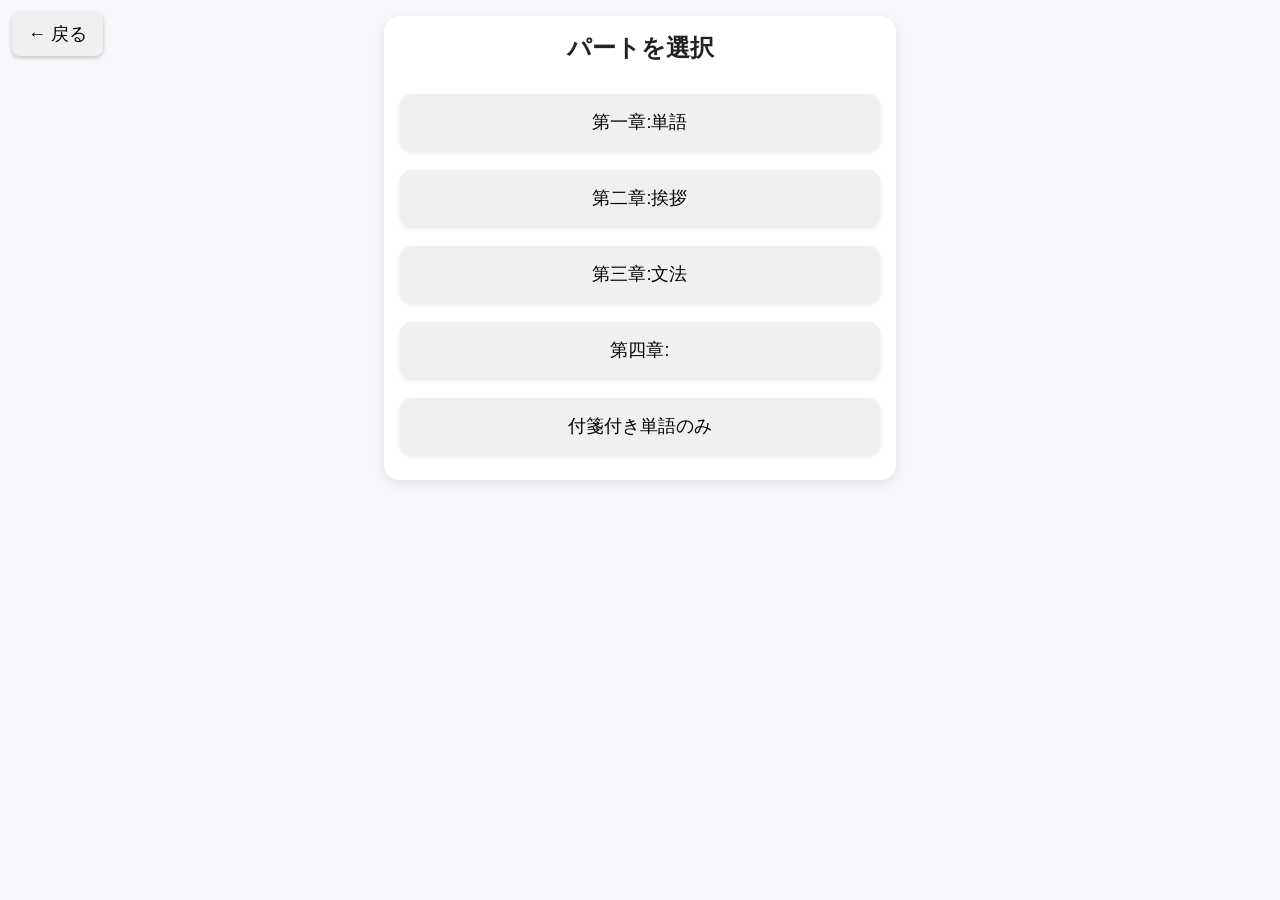
<file: index.html>
<!DOCTYPE html>
<html lang="ja">
<head>
  <meta charset="UTF-8">
  <meta name="viewport" content="width=device-width, initial-scale=1.0">

  <!-- iPhone ホーム画面追加対応 -->
  <meta name="apple-mobile-web-app-capable" content="yes">
  <meta name="apple-mobile-web-app-status-bar-style" content="default">
  <link rel="apple-touch-icon" href="icon.png">

  <title>韓国語4択クイズ</title>
  <link rel="stylesheet" href="style.css">
</head>
<body>

<button id="backBtn" class="back-btn" onclick="goBack()">← 戻る</button>

<!-- パート選択画面 -->
<div id="partArea" class="card">
  <h2>パートを選択</h2>

  <button class="partBtn" data-part="1">第一章:単語</button>
  <button class="partBtn" data-part="2">第二章:挨拶</button>
  <button class="partBtn" data-part="3">第三章:文法</button>
  <button class="partBtn" data-part="4">第四章:</button>
  <button class="partBtn" data-part="5">付箋付き単語のみ</button>
</div>

<!-- スタート画面 -->
<div id="settingsArea" class="card" style="display:none;">
  <h2>韓国単語4択クイズ</h2>

  <label>出題モード</label>
  <select id="mode">
    <option value="en_to_jp">韓国 → 日本語</option>
    <option value="jp_to_en">日本語 → 韓国</option>
  </select>

  <label>問題数</label>
  <input type="number" id="questionCount" value="10" min="1" max="100">

  <label>時間制限（秒）</label>
  <input type="number" id="timeLimit" value="10" min="3" max="60">

  <button class="start-btn" onclick="startQuiz()">スタート</button>
</div>

<!-- 進行状況 -->
<div id="progressArea" class="info" style="display:none;">
  <span id="timer">残り時間: 0秒</span>
  <span id="nowNum">0</span> / <span id="totalNum">0</span>
</div>

<!-- 問題画面 -->
<div id="quizArea" class="card" style="display:none;">
  <h3 id="questionTitle">問題</h3>
  <div id="question" class="question-text"></div>
  <div id="choices"></div>

  <div id="judge"></div>

  <button id="nextBtn" class="next-btn" style="display:none;" onclick="goNext()">次へ</button>
</div>

<!-- 結果画面 -->
<div id="resultArea" class="card" style="display:none;"></div>


<!-- ★ Partごとの単語セット読み込みに対応 -->
<script>
document.addEventListener("DOMContentLoaded", () => {

  const params = new URLSearchParams(window.location.search);
  selectedWeek = Number(params.get("week"));
  selectedPart = Number(params.get("part"));
  const isReview = params.get("review") === "1";

  if (selectedWeek) {

    words.length = 0;

    if (isReview) {
      // ★復習モード：付箋単語だけ読み込む
      const reviewWords = JSON.parse(localStorage.getItem("reviewWords") || "[]");
      reviewWords.forEach(w => words.push(w));

    } else {
      // ★通常モード：Partごとの Week 単語セットを読み込む
      partWords[selectedPart][selectedWeek].forEach(w => words.push(w));
    }

    // 問題数の最大値をセット
    document.getElementById("questionCount").max = words.length;

    // パート選択画面を非表示、スタート画面を表示
    document.getElementById("partArea").style.display = "none";
    document.getElementById("settingsArea").style.display = "block";
  }
});
</script>

<script src="app.js"></script>
</body>
</html>
</file>
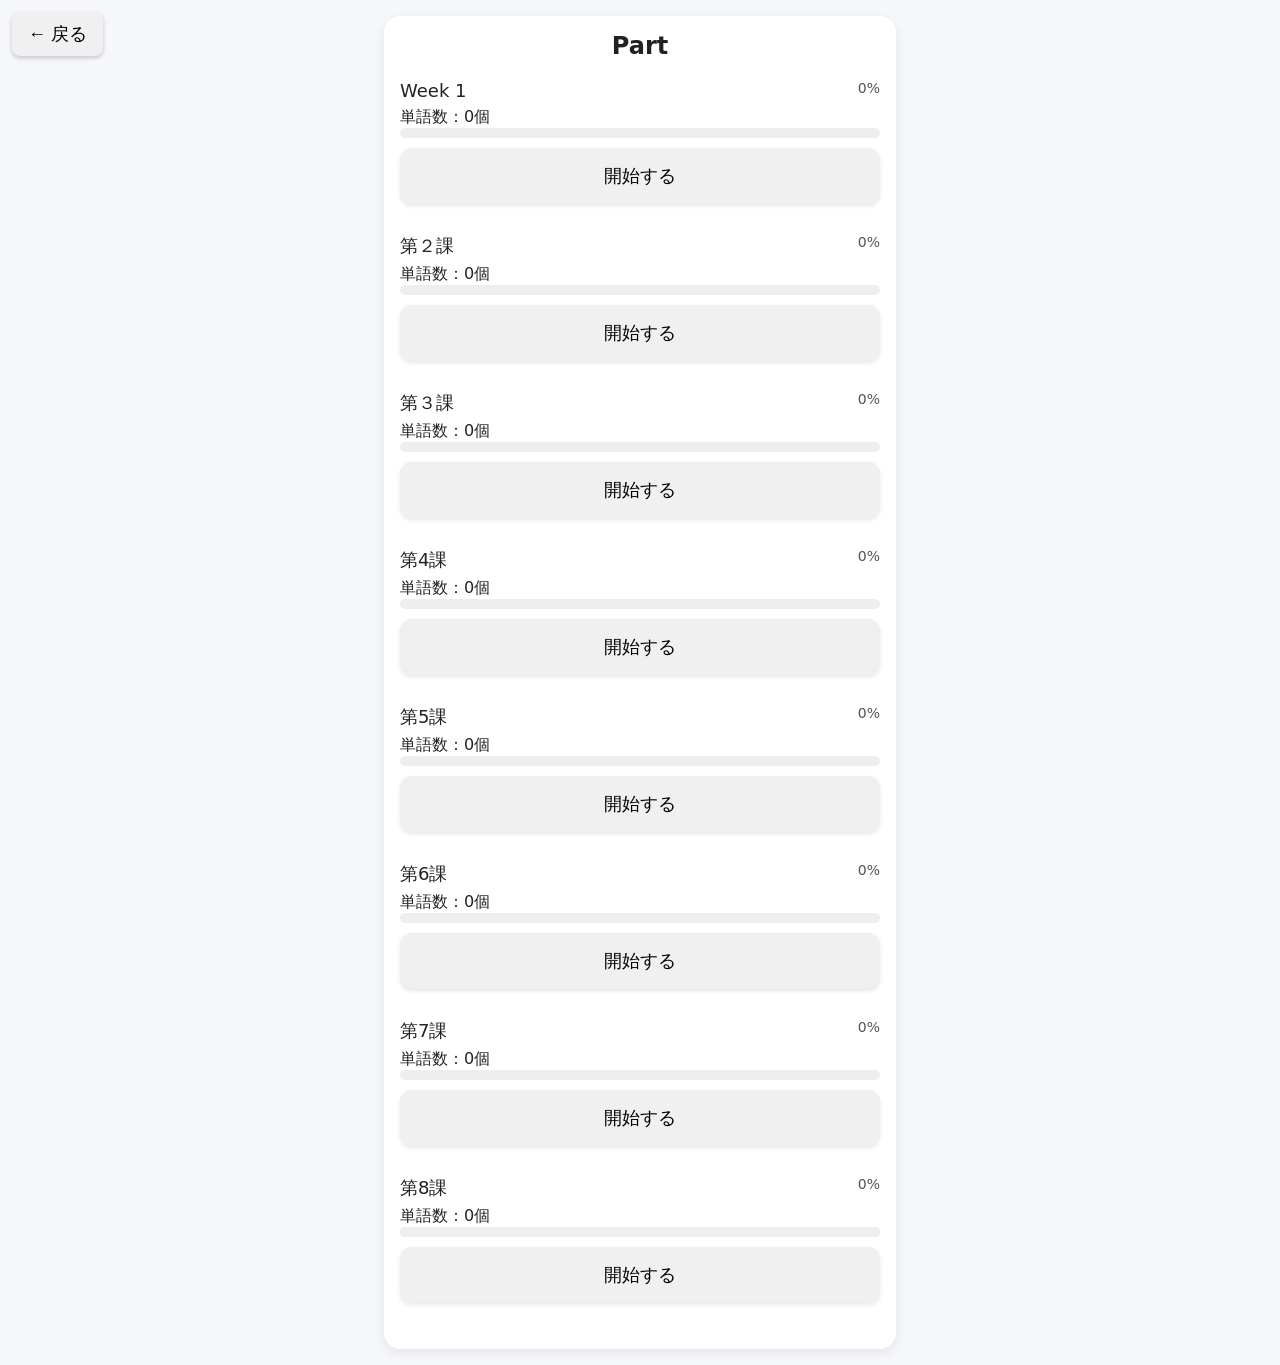
<file: week.html>
<!DOCTYPE html>
<html lang="ja">
<head>
  <meta charset="UTF-8">
  <meta name="viewport" content="width=device-width, initial-scale=1.0">
  <title>Week 選択</title>
  <link rel="stylesheet" href="style.css">
</head>
<body>

<button id="backBtn" class="back-btn" onclick="goBack()">← 戻る</button>

<div class="card">
  <h2 id="partTitle">Part</h2>

  <div id="weekList">

    <!-- Week 1 -->
    <div class="weekItem">
      <div class="weekHeader">
        <span>Week 1</span>
        <span class="progressText">0%</span>
      </div>
      <div class="fusenCount">単語数：0個</div>
      <div class="progressBar"><div class="progressFill"></div></div>
      <button class="weekBtn" data-week="1">開始する</button>
    </div>

    <!-- Week 2 -->
    <div class="weekItem">
      <div class="weekHeader">
        <span>第２課</span>
        <span class="progressText">0%</span>
      </div>
      <div class="fusenCount">単語数：0個</div>
      <div class="progressBar"><div class="progressFill"></div></div>
      <button class="weekBtn" data-week="2">開始する</button>
    </div>

    <!-- Week 3 -->
    <div class="weekItem">
      <div class="weekHeader">
        <span>第３課</span>
        <span class="progressText">0%</span>
      </div>
      <div class="fusenCount">単語数：0個</div>
      <div class="progressBar"><div class="progressFill"></div></div>
      <button class="weekBtn" data-week="3">開始する</button>
    </div>

    <!-- Week 4 -->
    <div class="weekItem">
      <div class="weekHeader">
        <span>第4課</span>
        <span class="progressText">0%</span>
      </div>
      <div class="fusenCount">単語数：0個</div>
      <div class="progressBar"><div class="progressFill"></div></div>
      <button class="weekBtn" data-week="4">開始する</button>
    </div>

    <!-- Week 5 -->
    <div class="weekItem">
      <div class="weekHeader">
        <span>第5課</span>
        <span class="progressText">0%</span>
      </div>
      <div class="fusenCount">単語数：0個</div>
      <div class="progressBar"><div class="progressFill"></div></div>
      <button class="weekBtn" data-week="5">開始する</button>
    </div>

    <!-- Week 6 -->
    <div class="weekItem">
      <div class="weekHeader">
        <span>第6課</span>
        <span class="progressText">0%</span>
      </div>
      <div class="fusenCount">単語数：0個</div>
      <div class="progressBar"><div class="progressFill"></div></div>
      <button class="weekBtn" data-week="6">開始する</button>
    </div>

    <!-- Week 7 -->
    <div class="weekItem">
      <div class="weekHeader">
        <span>第7課</span>
        <span class="progressText">0%</span>
      </div>
      <div class="fusenCount">単語数：0個</div>
      <div class="progressBar"><div class="progressFill"></div></div>
      <button class="weekBtn" data-week="7">開始する</button>
    </div>

<!-- Week 8 -->
    <div class="weekItem">
      <div class="weekHeader">
        <span>第8課</span>
        <span class="progressText">0%</span>
      </div>
      <div class="fusenCount">単語数：0個</div>
      <div class="progressBar"><div class="progressFill"></div></div>
      <button class="weekBtn" data-week="8">開始する</button>
    </div>

  </div>
</div>

<!-- ★ app.js を先に読み込む（partWords を使うため） -->
<script src="app.js"></script>

<!-- ★ 復習モード対応の進捗＆付箋数表示 -->
<script>
document.addEventListener("DOMContentLoaded", () => {

  const params = new URLSearchParams(window.location.search);
  const part = Number(params.get("part"));
  const isReview = params.get("review") === "1";

  const wordStatus = JSON.parse(localStorage.getItem("wordStatus") || "{}");
  const wrongList = JSON.parse(localStorage.getItem("wrongWords") || "[]");

  for (let i = 1; i <= 8; i++) {

    // ★ PartごとのWeek単語セット
    let words = partWords[part][i];

    // ★復習モードなら付箋単語だけに絞る
    let reviewWords = isReview
      ? words.filter(w => wrongList.includes(w.en))
      : words;

    // ★付箋数を表示
    const fusenLabel = document.querySelector(`.weekItem:nth-child(${i}) .fusenCount`);
    fusenLabel.textContent = `単語数：${reviewWords.length}個`;

    // ★単語が0なら 0% のまま
    if (reviewWords.length === 0) {
      const label = document.querySelector(`.weekItem:nth-child(${i}) .progressText`);
      const bar = document.querySelector(`.weekItem:nth-child(${i}) .progressFill`);
      label.textContent = "0%";
      bar.style.width = "0%";
      continue;
    }

    // ★正答率計算
    let correct = 0;
    reviewWords.forEach(w => {
      if (wordStatus[w.en] === true) correct++;
    });

    const rate = Math.round((correct / reviewWords.length) * 100);

    const label = document.querySelector(`.weekItem:nth-child(${i}) .progressText`);
    label.textContent = `${rate}%`;

    const bar = document.querySelector(`.weekItem:nth-child(${i}) .progressFill`);
    bar.style.width = `${rate}%`;
  }
});
</script>

<!-- ★ Weekボタンの挙動（Part5のときだけ付箋単語をセット） -->
<script>
document.addEventListener("DOMContentLoaded", () => {

  const params = new URLSearchParams(window.location.search);
  const part = Number(params.get("part"));
  const isReview = params.get("review") === "1";

  const weekButtons = document.querySelectorAll('.weekBtn');

  weekButtons.forEach(btn => {
    btn.addEventListener('click', () => {
      const week = Number(btn.dataset.week);

      // ★ Part5（復習モード）のときだけ付箋単語をセット
      if (part === 5 && isReview) {
        const wrongList = JSON.parse(localStorage.getItem("wrongWords") || "[]");
        const filtered = partWords[part][week].filter(w => wrongList.includes(w.en));

        localStorage.setItem("reviewWords", JSON.stringify(filtered));

        window.location.href = `index.html?part=${part}&week=${week}&review=1`;
        return;
      }

      // ★ 通常モード（PartごとのWeek単語セット）
      window.location.href = `index.html?part=${part}&week=${week}`;
    });
  });
});
</script>

</body>
</html>
</file>
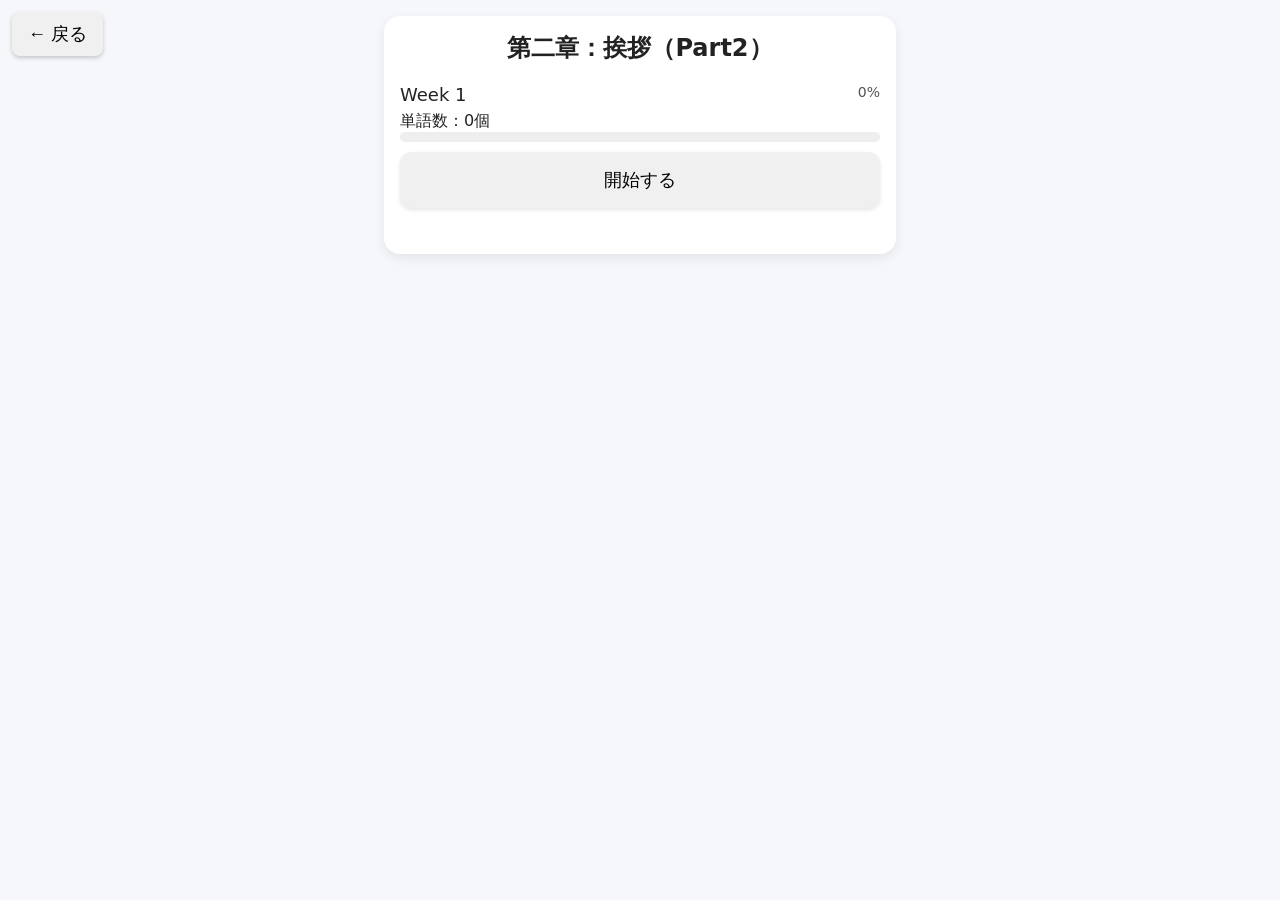
<file: week2.html>
<!DOCTYPE html>
<html lang="ja">
<head>
  <meta charset="UTF-8">
  <meta name="viewport" content="width=device-width, initial-scale=1.0">
  <title>Part2 - Week選択</title>
  <link rel="stylesheet" href="style.css">
</head>
<body>

<button id="backBtn" class="back-btn" onclick="goBack()">← 戻る</button>

<div class="card">
  <h2>第二章：挨拶（Part2）</h2>

  <div id="weekList">

    <!-- Week 1 -->
    <div class="weekItem">
      <div class="weekHeader">
        <span>Week 1</span>
        <span class="progressText">0%</span>
      </div>
      <div class="fusenCount">単語数：0個</div>
      <div class="progressBar"><div class="progressFill"></div></div>
      <button class="weekBtn" data-week="1">開始する</button>
    </div>

  </div>
</div>

<script src="app.js"></script>

<script>
document.addEventListener("DOMContentLoaded", () => {
  const weekButtons = document.querySelectorAll('.weekBtn');

  weekButtons.forEach(btn => {
    btn.addEventListener('click', () => {
      const week = Number(btn.dataset.week);
      window.location.href = `index.html?part=2&week=${week}`;
    });
  });
});
</script>

</body>
</html>
</file>
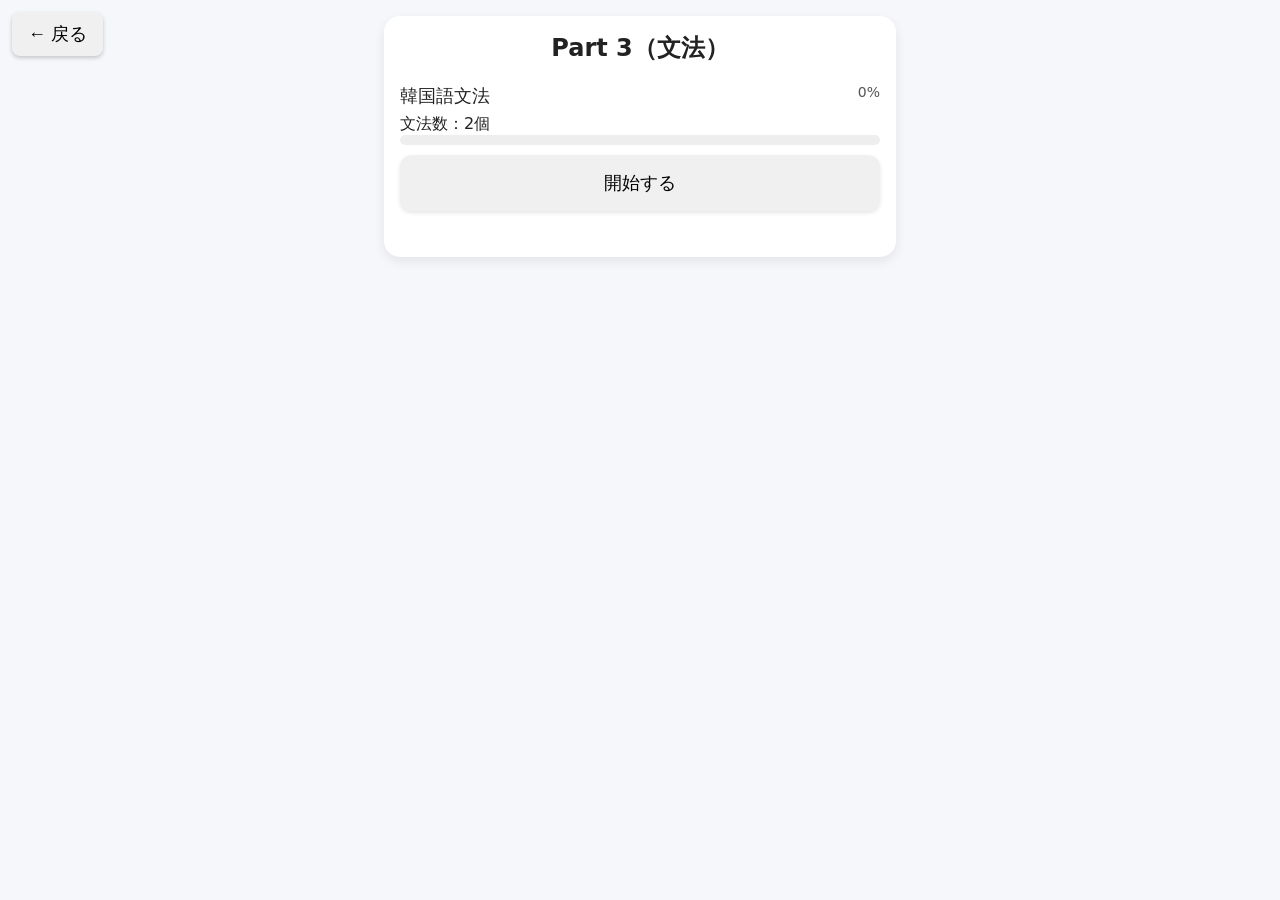
<file: week3.html>
<!DOCTYPE html>
<html lang="ja">
<head>
  <meta charset="UTF-8">
  <meta name="viewport" content="width=device-width, initial-scale=1.0">
  <title>文法（Part3）Week 選択</title>
  <link rel="stylesheet" href="style.css">
</head>
<body>

<button id="backBtn" class="back-btn" onclick="goBack()">← 戻る</button>

<div class="card">
  <h2 id="partTitle">Part 3（文法）</h2>

  <div id="weekList">

    <!-- Week 1 -->
    <div class="weekItem">
      <div class="weekHeader">
        <span>韓国語文法</span>
        <span class="progressText">0%</span>
      </div>
      <div class="fusenCount">文法数：0個</div>
      <div class="progressBar"><div class="progressFill"></div></div>
      <button class="weekBtn" data-week="1">開始する</button>
    </div>

<!-- ★ app.js を先に読み込む -->
<script src="app.js"></script>

<!-- ★ Part3 の文法数と進捗表示 -->
<script>
document.addEventListener("DOMContentLoaded", () => {

  const params = new URLSearchParams(window.location.search);
  const part = 3; // ★固定（Part3専用画面）
  const isReview = params.get("review") === "1";

  const wordStatus = JSON.parse(localStorage.getItem("wordStatus") || "{}");
  const wrongList = JSON.parse(localStorage.getItem("wrongWords") || "[]");

  for (let i = 1; i <= 6; i++) {

    let words = partWords[part][i];

    let reviewWords = isReview
      ? words.filter(w => wrongList.includes(w.en))
      : words;

    const fusenLabel = document.querySelector(`.weekItem:nth-child(${i}) .fusenCount`);
    fusenLabel.textContent = `文法数：${reviewWords.length}個`;

    if (reviewWords.length === 0) {
      const label = document.querySelector(`.weekItem:nth-child(${i}) .progressText`);
      const bar = document.querySelector(`.weekItem:nth-child(${i}) .progressFill`);
      label.textContent = "0%";
      bar.style.width = "0%";
      continue;
    }

    let correct = 0;
    reviewWords.forEach(w => {
      if (wordStatus[w.en] === true) correct++;
    });

    const rate = Math.round((correct / reviewWords.length) * 100);

    const label = document.querySelector(`.weekItem:nth-child(${i}) .progressText`);
    label.textContent = `${rate}%`;

    const bar = document.querySelector(`.weekItem:nth-child(${i}) .progressFill`);
    bar.style.width = `${rate}%`;
  }
});
</script>

<!-- ★ Weekボタンの挙動 -->
<script>
document.addEventListener("DOMContentLoaded", () => {

  const part = 3; // ★固定（Part3専用）
  const isReview = new URLSearchParams(window.location.search).get("review") === "1";

  const weekButtons = document.querySelectorAll('.weekBtn');

  weekButtons.forEach(btn => {
    btn.addEventListener('click', () => {
      const week = Number(btn.dataset.week);

      if (part === 3 && isReview) {
        const wrongList = JSON.parse(localStorage.getItem("wrongWords") || "[]");
        const filtered = partWords[part][week].filter(w => wrongList.includes(w.en));

        localStorage.setItem("reviewWords", JSON.stringify(filtered));

        window.location.href = `index.html?part=${part}&week=${week}&review=1`;
        return;
      }

      window.location.href = `index.html?part=${part}&week=${week}`;
    });
  });
});
</script>

</body>
</html>
</file>
<file: style.css>
/* 全体レイアウト */
body {
  font-family: system-ui, -apple-system, BlinkMacSystemFont, "Segoe UI", sans-serif;
  margin: 0;
  padding: 0;
  background: #f5f7fb;
  color: #222;
}

/* カード共通 */
.card {
  max-width: 480px;
  margin: 16px auto;
  padding: 16px;
  background: #ffffff;
  border-radius: 16px;
  box-shadow: 0 4px 12px rgba(0, 0, 0, 0.08);
}

/* タイトル */
h2, h3 {
  margin-top: 0;
  text-align: center;
}

/* ラベル・入力 */
label {
  display: block;
  margin-top: 12px;
  font-size: 14px;
}

input[type="number"],
select {
  width: 100%;
  padding: 10px;
  margin-top: 4px;
  border-radius: 8px;
  border: 1px solid #ccc;
  font-size: 14px;
  box-sizing: border-box;
}

/* ボタン */
button {
  cursor: pointer;
  border: none;
  border-radius: 999px;
  padding: 10px 16px;
  font-size: 15px;
}

.start-btn {
  width: 100%;
  margin-top: 16px;
  background: #2f7cf6;
  color: #fff;
}

.next-btn {
  width: 100%;
  margin-top: 16px;
  background: #4caf50;
  color: #fff;
}

/* Part / Week ボタン */
.partBtn,
.weekBtn {
  width: 100%;
  padding: 16px;
  margin: 10px 0;
  font-size: 18px;
  border-radius: 12px;
  background: #f0f0f0;
  box-shadow: 0 2px 4px rgba(0,0,0,0.1);
}

/* 進行状況 */
.info {
  max-width: 480px;
  margin: 0 auto 8px;
  padding: 8px 12px;
  font-size: 14px;
  display: flex;
  justify-content: space-between;
}

/* 問題文 */
.question-text {
  font-size: 20px;
  text-align: center;
  margin: 12px 0 16px;
}

/* 選択肢 */
#choices {
  display: flex;
  flex-direction: column;
  gap: 8px;
}

.choice-btn {
  width: 100%;
  padding: 12px;
  border-radius: 12px;
  border: 1px solid #ddd;
  background: #fafafa;
  text-align: left;
  font-size: 16px;
}

/* 判定表示 */
#judge {
  margin-top: 12px;
  text-align: center;
  font-size: 18px;
  font-weight: bold;
}

.correct {
  color: #4caf50;
}

.wrong {
  color: #f44336;
}

/* 結果画面 */
#resultArea {
  text-align: center;
  font-size: 16px;
}

/* Week 画面の進捗バー */
.weekItem {
  margin-bottom: 20px;
}

.weekHeader {
  display: flex;
  justify-content: space-between;
  font-size: 18px;
  margin-bottom: 6px;
}

.progressBar {
  width: 100%;
  height: 10px;
  background: #eee;
  border-radius: 6px;
  overflow: hidden;
}

.progressFill {
  height: 100%;
  background: #ff7aa2;
  width: 0%;
  transition: width 0.3s;
}

.progressText {
  font-size: 14px;
  color: #555;
}


/* スマホ向け調整 */
@media (max-width: 480px) {
  .weekItem {
    margin-bottom: 16px;
  }

  .weekHeader {
    font-size: 16px;
  }

  .progressBar {
    height: 8px;
  }

  .weekBtn {
    font-size: 16px;
    padding: 12px;
  }
}

.back-btn {
  position: fixed;
  top: 12px;
  left: 12px;
  padding: 10px 16px;
  font-size: 18px;
  border-radius: 8px;
  background: #f0f0f0;
  box-shadow: 0 2px 4px rgba(0,0,0,0.2);
  border: none;
}
</file>
